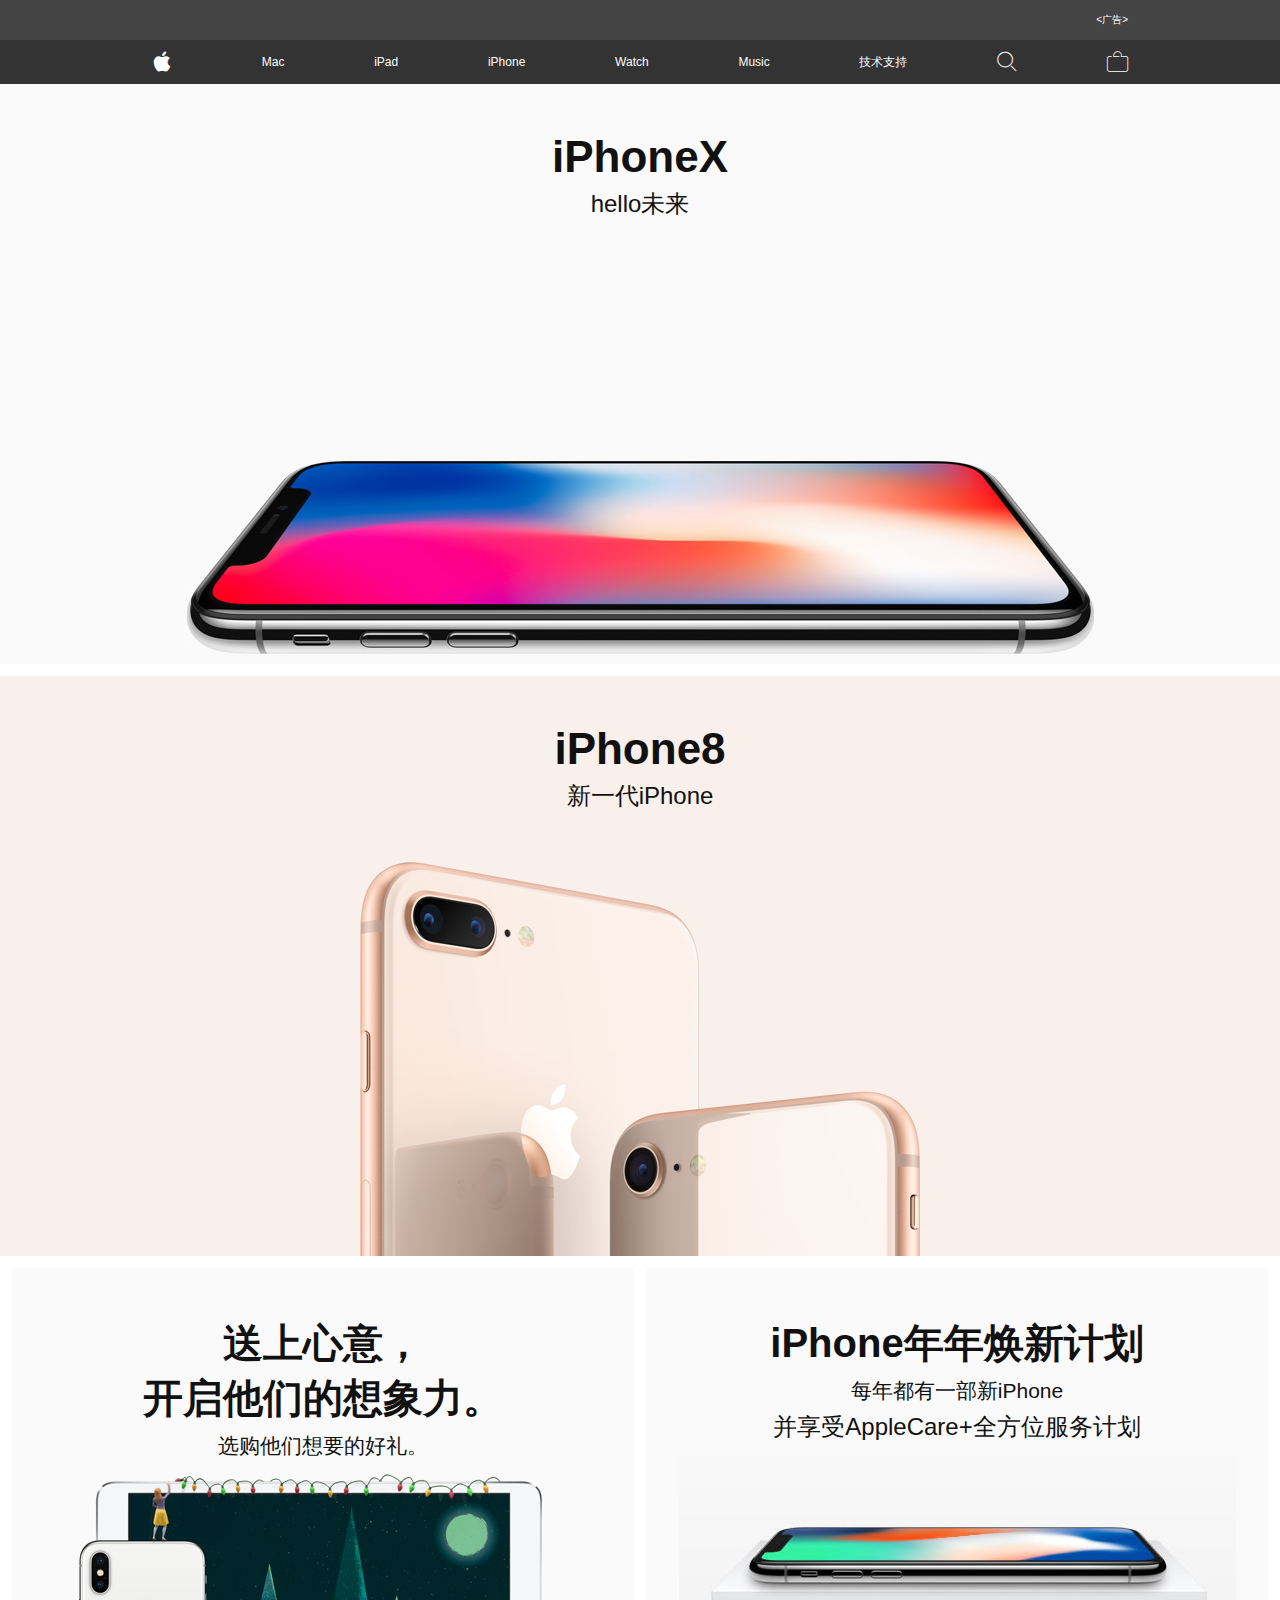
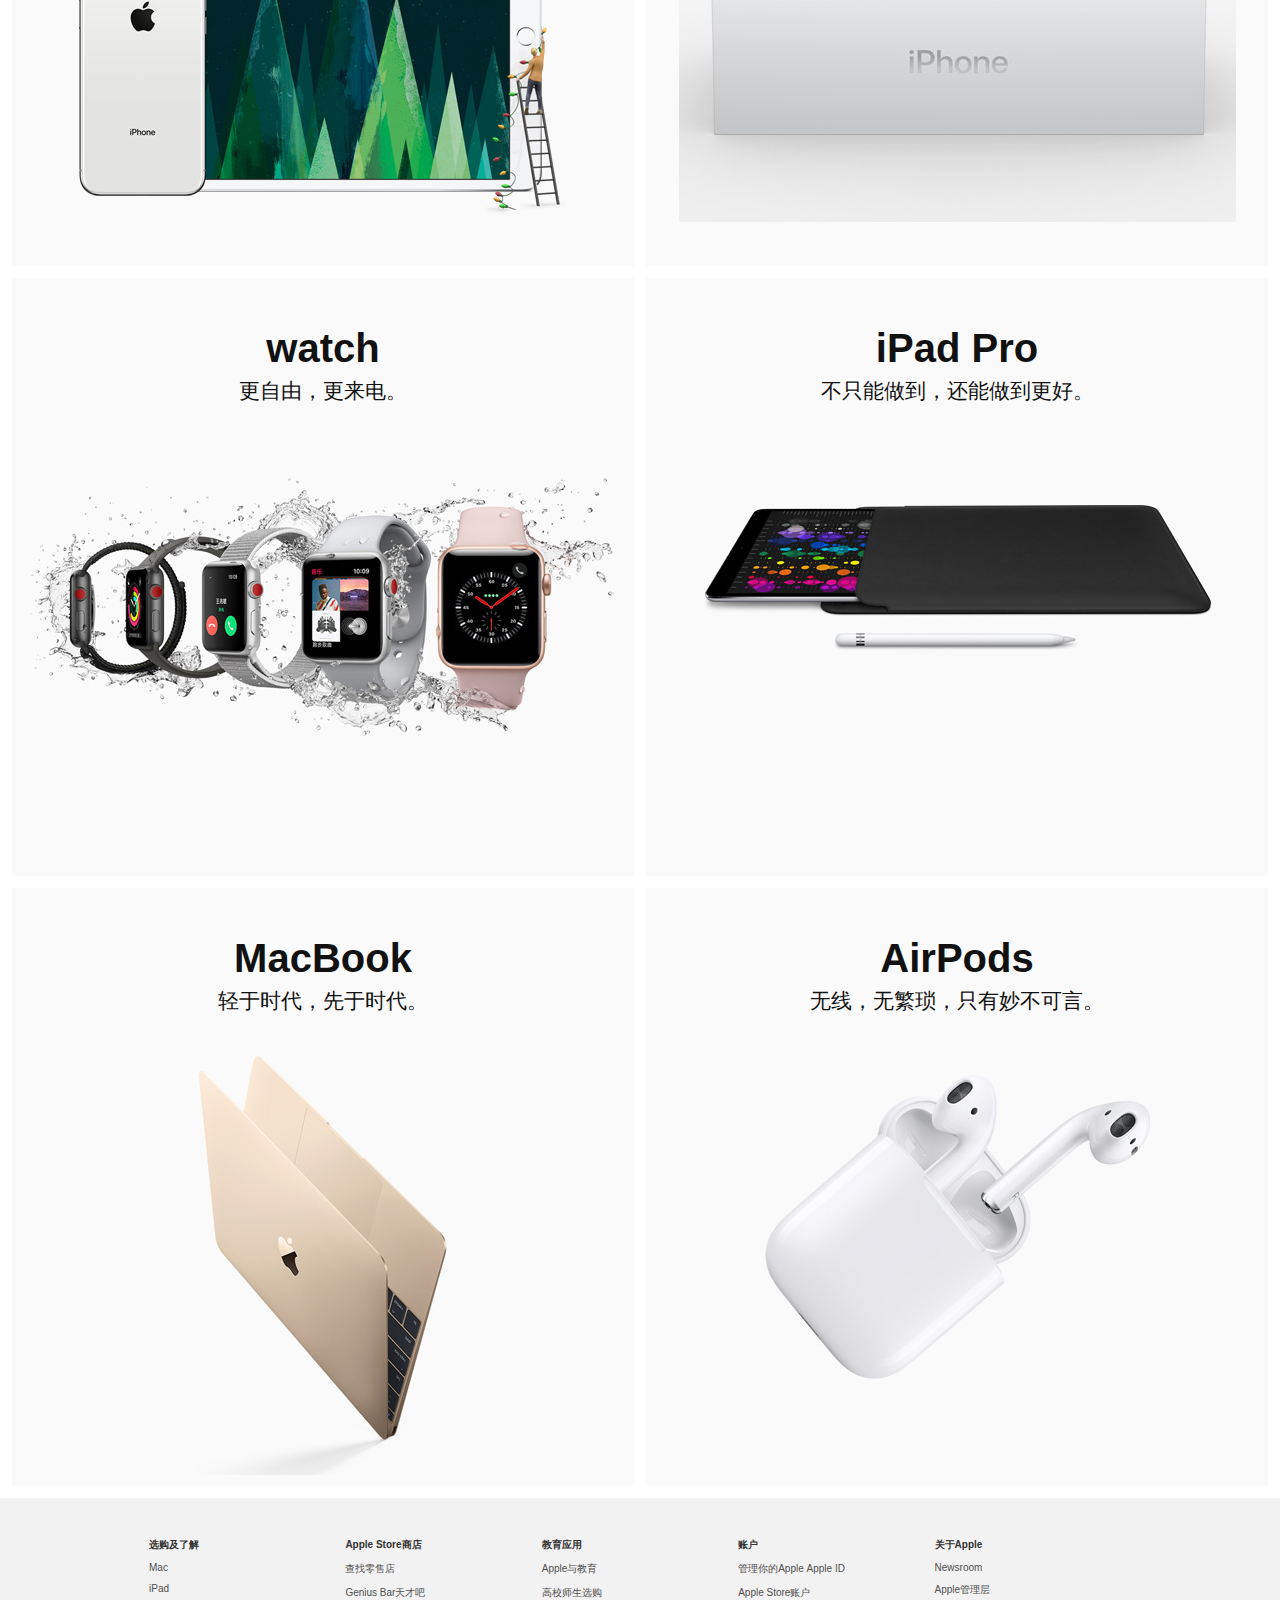
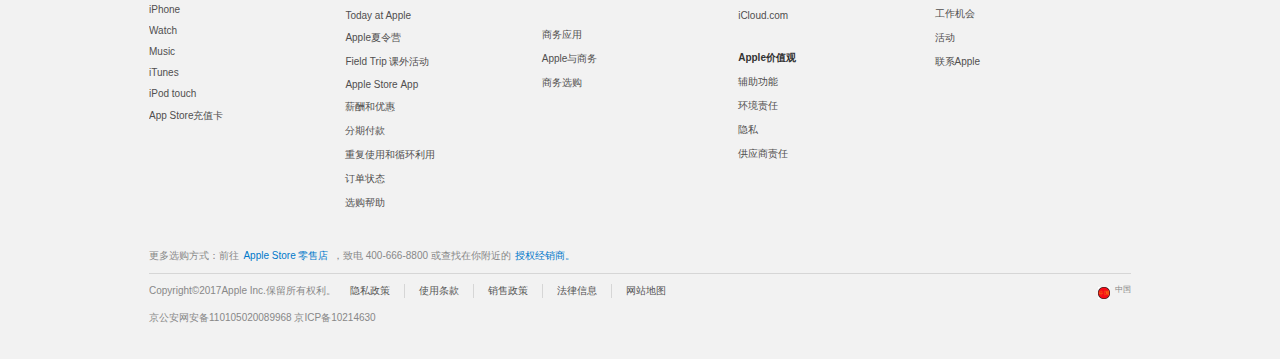
<file: index.html>
<!DOCTYPE html>
<html lang="en">
    <head>
        <meta charset="utf-8">
         <title>苹果</title>
         <link rel="stylesheet" href="css/index.css">
         <link rel="stylesheet" href="iconfont/iconfont.css">
    </head>
    <body>
    <header>
		<main>
			<a href="">&lt;广告&gt;</a>
		</main>
	</header>
	<nav class="menu">
		<ul>
			<li><a href=""><i class="icon-nav icon-pingguologo"></i></a></li>
			<li><a href="">Mac</a></li>
			<li><a href="">iPad</a></li>
			<li><a href="">iPhone</a></li>
			<li><a href="">Watch</a></li>
			<li><a href="">Music</a></li>
			<li><a href="">技术支持</a></li>
			<li><a href=""><i class="icon-nav icon-sousuo"></i></a></li>
			<li><a href=""><i class="icon-nav icon-gouwudai"></i></a></li>
		</ul>
	</nav>
	<nav class="menu2">
		<ul>
			<li><a href=""><i class="icon-nav icon-pingguologo"></i></a></li>
			<li><a href=""><i class="icon-nav icon-sousuo"></i></a></li>
			<li><a href=""><i class="icon-nav icon-gouwudai"></i></a></li>
		</ul>
	</nav>
	<!-- 图片列表 -->
	<section class="imglist">
		<a class="image image1">
			<div class="top">
				<h2>iPhoneX</h2>
				<h3>hello未来</h3>
			</div>
			<div class="bottom">
				<div class="img"></div>
			</div>
		</a>
		<a class="image">
			<div class="top">
				<h2>iPhone8</h2>
				<h3>新一代iPhone</h3>
			</div>
			<div class="bottom">
				<div class="img1"></div>
			</div>
		</a>
	</section>
		<!-- 图片列表2 -->
	<section class="imglist2">
		<a class="image">
			<div class="top">
				<h2>送上心意，<br>开启他们的想象力。</h2>

				<h3>选购他们想要的好礼。</h3>
			</div>
			<div class="bottom">
				<div class="img"></div>
			</div>
		</a>
		<a class="image">
			<div class="top">
				<h2>iPhone年年焕新计划</h2>
				<h3>每年都有一部新iPhone</h3>
				<p>并享受AppleCare+全方位服务计划<p>
			</div>
			<div class="bottom">
				<div class="img2"></div>
			</div>
		</a>
		<a class="image">
			<div class="top">
				<h2>watch</h2>
				<h3>更自由，更来电。</h3>
			</div>
			<div class="bottom">
				<div class="img1"></div>
			</div>
		</a>
		<a class="image">
			<div class="top">
				<h2>iPad Pro</h2>
				<h3>不只能做到，还能做到更好。</h3>
			</div>
			<div class="bottom">
				<div class="img3"></div>
			</div>
		</a>
		<a class="image">
			<div class="top">
				<h2>MacBook</h2>
				<h3>轻于时代，先于时代。</h3>
			</div>
			<div class="bottom">
				<div class="img4"></div>
			</div>
		</a>
		<a class="image">
			<div class="top">
				<h2>AirPods</h2>
				<h3>无线，无繁琐，只有妙不可言。</h3>
			</div>
			<div class="bottom">
				<div class="img5"></div>
			</div>
		</a>
	</section>
	<!-- 尾开始 -->
	<footer>
		<section class="fo-main">
			<div class="column">
				<a >选购及了解</a>
				<a href="">Mac</a>
				<a href="">iPad</a>
				<a href="">iPhone</a>
				<a href="">Watch</a>
				<a href="">Music</a>
				<a href="">iTunes</a>
				<a href="">iPod touch</a>
				<a href="">App Store充值卡</a>
			</div>
			<div class="column">
				<a >Apple Store商店</a>
				<a href="">查找零售店</a>
				<a href="">Genius Bar天才吧</a>
				<a href="">Today at Apple</a>
				<a href="">Apple夏令营</a>
				<a href="">Field&nbsp;Trip&nbsp;课外活动</a>
				<a href="">Apple&nbsp;Store&nbsp;App</a>
				<a href="">薪酬和优惠</a>
				<a href="">分期付款</a>
				<a href="">重复使用和循环利用</a>
				<a href="">订单状态</a>
				<a href="">选购帮助</a>
			</div>
			<div class="column">
				<a>教育应用</a>
				<a href="">Apple与教育</a>
				<a href="">高校师生选购</a><br>
				<a>商务应用</a>
				<a href="">Apple与商务</a>
				<a href="">商务选购</a>
			</div>
			<div class="column">
				<a>账户</a>
				<a href="">管理你的Apple&nbsp;Apple&nbsp;ID</a>
				<a href="">Apple&nbsp;Store账户</a>
				<a href="">iCloud.com</a>
				<a>Apple价值观</a>
				<a href="">辅助功能</a>
				<a href="">环境责任</a>
				<a href="">隐私</a>
				<a href="">供应商责任</a>
			</div>
			<div class="column">
				<a>关于Apple</a>
				<a href="">Newsroom</a>
				<a href="">Apple管理层</a>
				<a href="">工作机会</a>
				<a href="">活动</a>
				<a href="">联系Apple</a>
			</div>
		</section>
	</footer>
	<div class="footer2">
		<a href=""><span class="s1">选购及了解</span><span class="s2">+</span></a>
		<a href=""><span class="s1">Apple Store商店</span><span class="s2">+</span></a>
		<a href=""><span class="s1">教育应用</span><span class="s2">+</span></a>
		<a href=""><span class="s1">商务应用</span><span class="s2">+</span></a>
		<a href=""><span class="s1">账户</span><span class="s2">+</span></a>
		<a href=""><span class="s1">Apple价值观</span><span class="s2">+</span></a>
		<a href=""><span class="s1">关于Apple</span><span class="s2">+</span></a>
	</div>
	<!-- 底部开始 -->
	<section class="footer-box">
		<div class="info1">
			<div class="one">
				<span>更多选购方式：前往</span>
				<a href="">Apple Store 零售店</a>
				<span>，致电 400-666-8800 或查找在你附近的</span>
				<a href="">授权经销商。</a>
			</div>
			<div class="two">
				<div class="left">Copyright©2017Apple Inc.保留所有权利。</div>
				<div class="center">
					<a href="">隐私政策</a>
					<a href="">使用条款</a>
					<a href="">销售政策</a>
					<a href="">法律信息</a>
					<a href="">网站地图</a>
				</div>
				<div class="right">
	                 <img src="img/footer/china.png" alt="">
					<span class="s2">中国</span>
				</div>
			</div>
			<div class="three">京公安网安备110105020089968 京ICP备10214630</div>
		</div>
	</section>
		<section class="footer-box2">
		<div class="info2">
			<div class="one">
				<span>更多选购方式：前往</span>
				<a href="">Apple Store 零售店</a>
				<span>，致电 400-666-8800 或查找在你附近的</span>
				<a href="">授权经销商。</a>
			</div>
			<div class="two">
			       <a href="">
				  <img src="img/footer/china.png" alt="">
				  <span class="s2">中国</span></a>
			</div>
			<div class="three">Copyright©2017Apple Inc.保留所有权利。</div>
			<div class="four">
				   <a href="">隐私政策</a>
					<a href="">使用条款</a>
					<a href="">销售政策</a>
					<a href="">法律信息</a>
					<a href="">网站地图</a>
			</div>
			<div class="five">京公安网安备110105020089968 京ICP备10214630</div>
		</div>
	</section>
    </body>
</html>
</file>
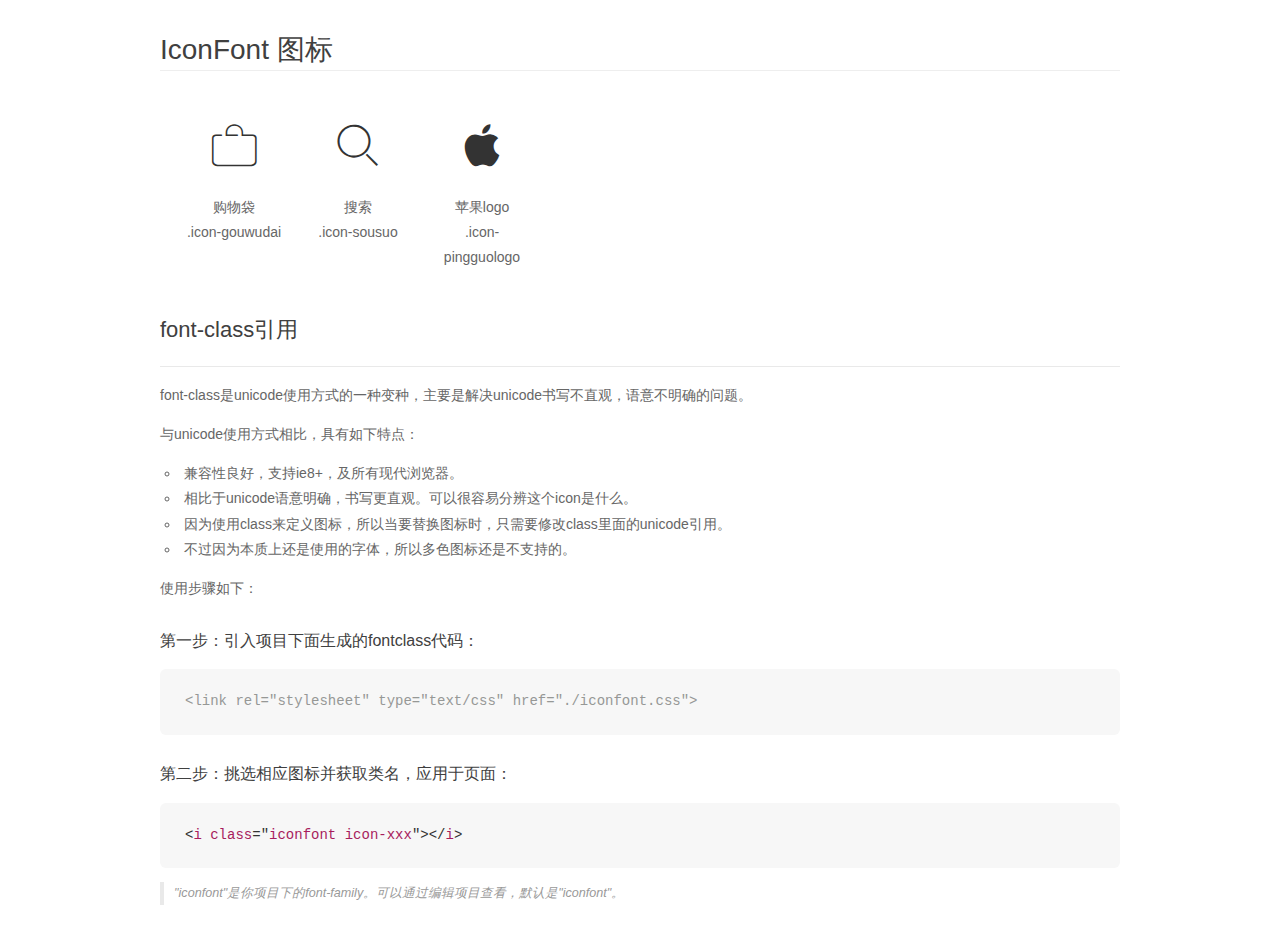
<file: iconfont/demo_fontclass.html>
<!DOCTYPE html>
<html>
<head>
    <meta charset="utf-8"/>
    <title>IconFont</title>
    <link rel="stylesheet" href="demo.css">
    <link rel="stylesheet" href="iconfont.css">
</head>
<body>
    <div class="main markdown">
        <h1>IconFont 图标</h1>
        <ul class="icon_lists clear">
            
                <li>
                <i class="icon iconfont icon-gouwudai"></i>
                    <div class="name">购物袋</div>
                    <div class="fontclass">.icon-gouwudai</div>
                </li>
            
                <li>
                <i class="icon iconfont icon-sousuo"></i>
                    <div class="name">搜索</div>
                    <div class="fontclass">.icon-sousuo</div>
                </li>
            
                <li>
                <i class="icon iconfont icon-pingguologo"></i>
                    <div class="name">苹果logo</div>
                    <div class="fontclass">.icon-pingguologo</div>
                </li>
            
        </ul>

        <h2 id="font-class-">font-class引用</h2>
        <hr>

        <p>font-class是unicode使用方式的一种变种，主要是解决unicode书写不直观，语意不明确的问题。</p>
        <p>与unicode使用方式相比，具有如下特点：</p>
        <ul>
        <li>兼容性良好，支持ie8+，及所有现代浏览器。</li>
        <li>相比于unicode语意明确，书写更直观。可以很容易分辨这个icon是什么。</li>
        <li>因为使用class来定义图标，所以当要替换图标时，只需要修改class里面的unicode引用。</li>
        <li>不过因为本质上还是使用的字体，所以多色图标还是不支持的。</li>
        </ul>
        <p>使用步骤如下：</p>
        <h3 id="-fontclass-">第一步：引入项目下面生成的fontclass代码：</h3>


        <pre><code class="lang-js hljs javascript"><span class="hljs-comment">&lt;link rel="stylesheet" type="text/css" href="./iconfont.css"&gt;</span></code></pre>
        <h3 id="-">第二步：挑选相应图标并获取类名，应用于页面：</h3>
        <pre><code class="lang-css hljs">&lt;<span class="hljs-selector-tag">i</span> <span class="hljs-selector-tag">class</span>="<span class="hljs-selector-tag">iconfont</span> <span class="hljs-selector-tag">icon-xxx</span>"&gt;&lt;/<span class="hljs-selector-tag">i</span>&gt;</code></pre>
        <blockquote>
        <p>"iconfont"是你项目下的font-family。可以通过编辑项目查看，默认是"iconfont"。</p>
        </blockquote>
    </div>
</body>
</html>
</file>
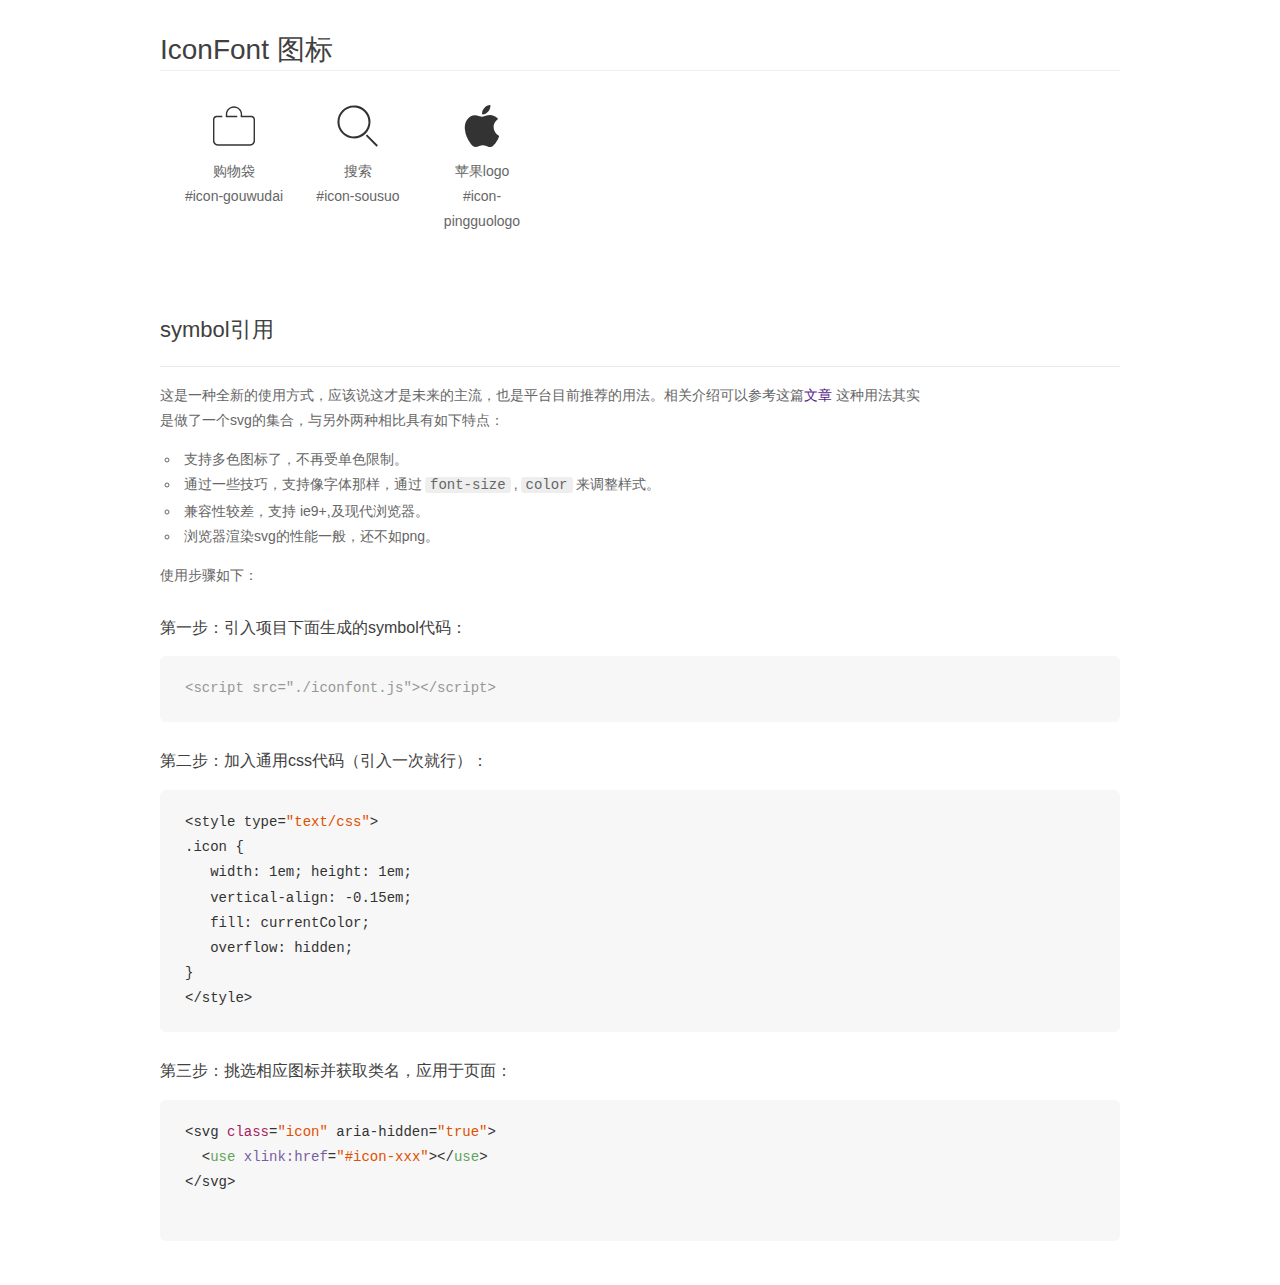
<file: iconfont/demo_symbol.html>
<!DOCTYPE html>
<html>
<head>
    <meta charset="utf-8"/>
    <title>IconFont</title>
    <link rel="stylesheet" href="demo.css">
    <script src="iconfont.js"></script>

    <style type="text/css">
        .icon {
          /* 通过设置 font-size 来改变图标大小 */
          width: 1em; height: 1em;
          /* 图标和文字相邻时，垂直对齐 */
          vertical-align: -0.15em;
          /* 通过设置 color 来改变 SVG 的颜色/fill */
          fill: currentColor;
          /* path 和 stroke 溢出 viewBox 部分在 IE 下会显示
             normalize.css 中也包含这行 */
          overflow: hidden;
        }

    </style>
</head>
<body>
    <div class="main markdown">
        <h1>IconFont 图标</h1>
        <ul class="icon_lists clear">
            
                <li>
                    <svg class="icon" aria-hidden="true">
                        <use xlink:href="#icon-gouwudai"></use>
                    </svg>
                    <div class="name">购物袋</div>
                    <div class="fontclass">#icon-gouwudai</div>
                </li>
            
                <li>
                    <svg class="icon" aria-hidden="true">
                        <use xlink:href="#icon-sousuo"></use>
                    </svg>
                    <div class="name">搜索</div>
                    <div class="fontclass">#icon-sousuo</div>
                </li>
            
                <li>
                    <svg class="icon" aria-hidden="true">
                        <use xlink:href="#icon-pingguologo"></use>
                    </svg>
                    <div class="name">苹果logo</div>
                    <div class="fontclass">#icon-pingguologo</div>
                </li>
            
        </ul>


        <h2 id="symbol-">symbol引用</h2>
        <hr>

        <p>这是一种全新的使用方式，应该说这才是未来的主流，也是平台目前推荐的用法。相关介绍可以参考这篇<a href="">文章</a>
        这种用法其实是做了一个svg的集合，与另外两种相比具有如下特点：</p>
        <ul>
          <li>支持多色图标了，不再受单色限制。</li>
          <li>通过一些技巧，支持像字体那样，通过<code>font-size</code>,<code>color</code>来调整样式。</li>
          <li>兼容性较差，支持 ie9+,及现代浏览器。</li>
          <li>浏览器渲染svg的性能一般，还不如png。</li>
        </ul>
        <p>使用步骤如下：</p>
        <h3 id="-symbol-">第一步：引入项目下面生成的symbol代码：</h3>
        <pre><code class="lang-js hljs javascript"><span class="hljs-comment">&lt;script src="./iconfont.js"&gt;&lt;/script&gt;</span></code></pre>
        <h3 id="-css-">第二步：加入通用css代码（引入一次就行）：</h3>
        <pre><code class="lang-js hljs javascript">&lt;style type=<span class="hljs-string">"text/css"</span>&gt;
.icon {
   width: <span class="hljs-number">1</span>em; height: <span class="hljs-number">1</span>em;
   vertical-align: <span class="hljs-number">-0.15</span>em;
   fill: currentColor;
   overflow: hidden;
}
&lt;<span class="hljs-regexp">/style&gt;</span></code></pre>
        <h3 id="-">第三步：挑选相应图标并获取类名，应用于页面：</h3>
        <pre><code class="lang-js hljs javascript">&lt;svg <span class="hljs-class"><span class="hljs-keyword">class</span></span>=<span class="hljs-string">"icon"</span> aria-hidden=<span class="hljs-string">"true"</span>&gt;<span class="xml"><span class="hljs-tag">
  &lt;<span class="hljs-name">use</span> <span class="hljs-attr">xlink:href</span>=<span class="hljs-string">"#icon-xxx"</span>&gt;</span><span class="hljs-tag">&lt;/<span class="hljs-name">use</span>&gt;</span>
</span>&lt;<span class="hljs-regexp">/svg&gt;
        </span></code></pre>
    </div>
</body>
</html>
</file>
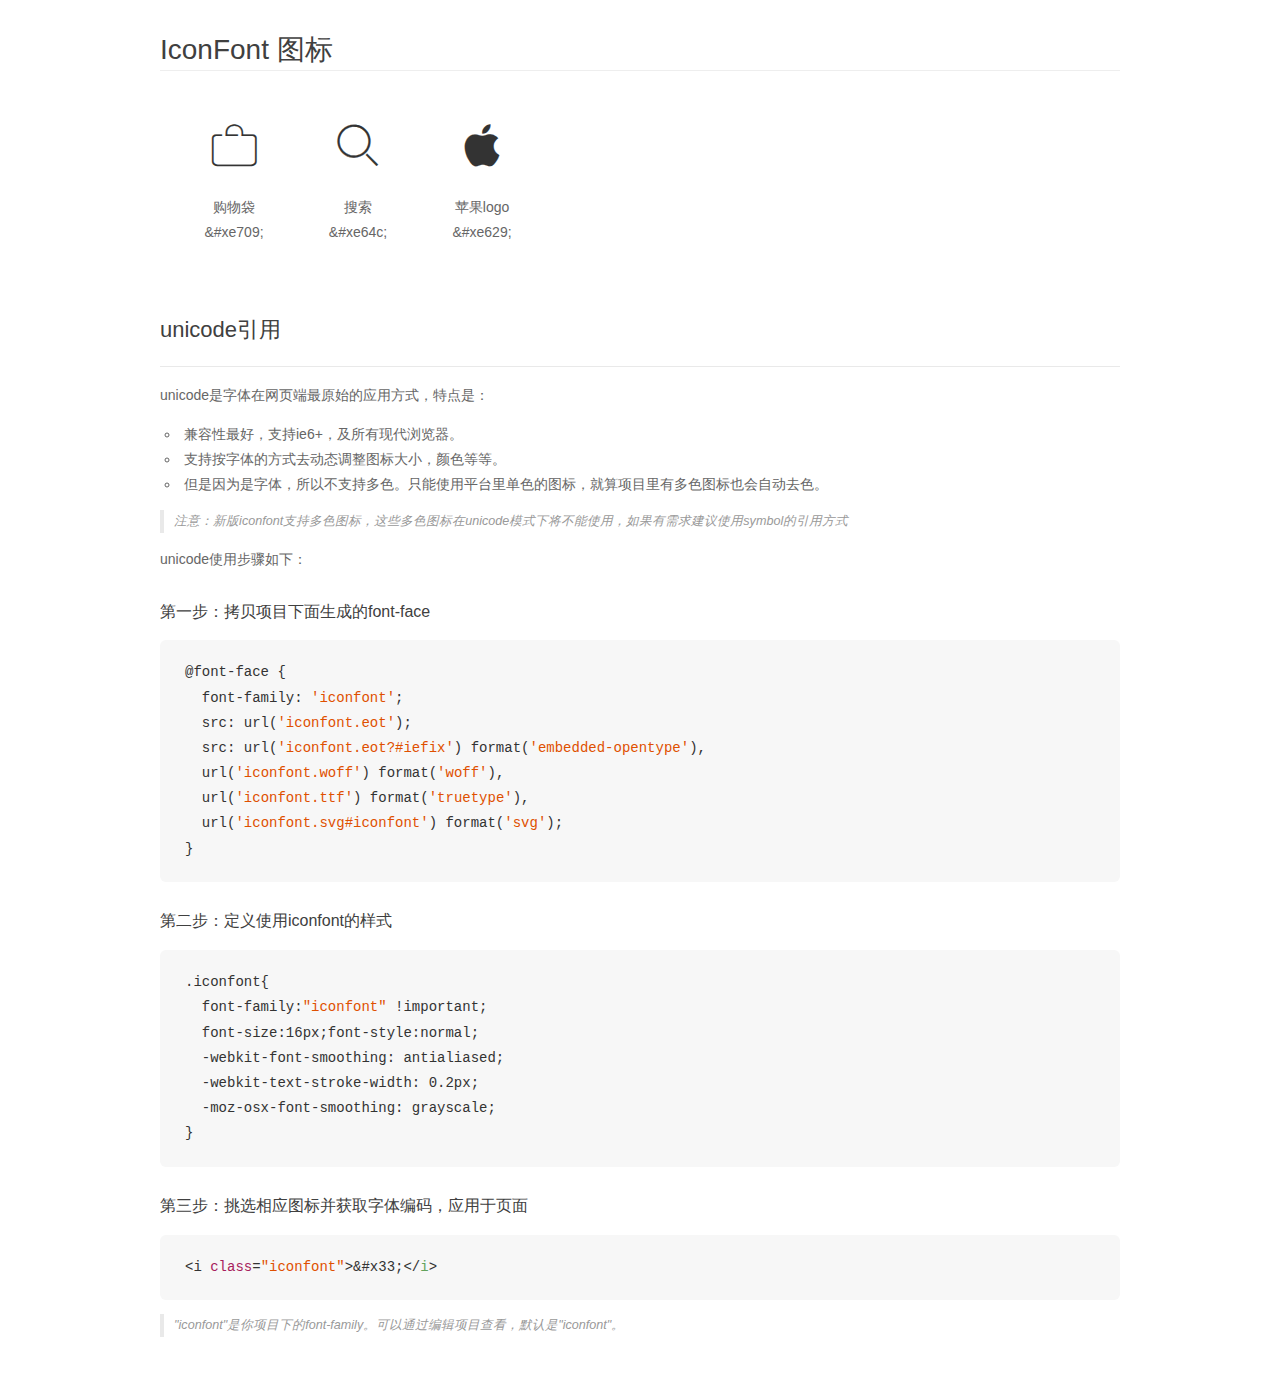
<file: iconfont/demo_unicode.html>
<!DOCTYPE html>
<html>
<head>
    <meta charset="utf-8"/>
    <title>IconFont</title>
    <link rel="stylesheet" href="demo.css">

    <style type="text/css">

        @font-face {font-family: "iconfont";
          src: url('iconfont.eot'); /* IE9*/
          src: url('iconfont.eot#iefix') format('embedded-opentype'), /* IE6-IE8 */
          url('iconfont.woff') format('woff'), /* chrome, firefox */
          url('iconfont.ttf') format('truetype'), /* chrome, firefox, opera, Safari, Android, iOS 4.2+*/
          url('iconfont.svg#iconfont') format('svg'); /* iOS 4.1- */
        }

        .iconfont {
          font-family:"iconfont" !important;
          font-size:16px;
          font-style:normal;
          -webkit-font-smoothing: antialiased;
          -webkit-text-stroke-width: 0.2px;
          -moz-osx-font-smoothing: grayscale;
        }

    </style>
</head>
<body>
    <div class="main markdown">
        <h1>IconFont 图标</h1>
        <ul class="icon_lists clear">
            
                <li>
                <i class="icon iconfont">&#xe709;</i>
                    <div class="name">购物袋</div>
                    <div class="code">&amp;#xe709;</div>
                </li>
            
                <li>
                <i class="icon iconfont">&#xe64c;</i>
                    <div class="name">搜索</div>
                    <div class="code">&amp;#xe64c;</div>
                </li>
            
                <li>
                <i class="icon iconfont">&#xe629;</i>
                    <div class="name">苹果logo</div>
                    <div class="code">&amp;#xe629;</div>
                </li>
            
        </ul>
        <h2 id="unicode-">unicode引用</h2>
        <hr>

        <p>unicode是字体在网页端最原始的应用方式，特点是：</p>
        <ul>
        <li>兼容性最好，支持ie6+，及所有现代浏览器。</li>
        <li>支持按字体的方式去动态调整图标大小，颜色等等。</li>
        <li>但是因为是字体，所以不支持多色。只能使用平台里单色的图标，就算项目里有多色图标也会自动去色。</li>
        </ul>
        <blockquote>
        <p>注意：新版iconfont支持多色图标，这些多色图标在unicode模式下将不能使用，如果有需求建议使用symbol的引用方式</p>
        </blockquote>
        <p>unicode使用步骤如下：</p>
        <h3 id="-font-face">第一步：拷贝项目下面生成的font-face</h3>
        <pre><code class="lang-js hljs javascript">@font-face {
  font-family: <span class="hljs-string">'iconfont'</span>;
  src: url(<span class="hljs-string">'iconfont.eot'</span>);
  src: url(<span class="hljs-string">'iconfont.eot?#iefix'</span>) format(<span class="hljs-string">'embedded-opentype'</span>),
  url(<span class="hljs-string">'iconfont.woff'</span>) format(<span class="hljs-string">'woff'</span>),
  url(<span class="hljs-string">'iconfont.ttf'</span>) format(<span class="hljs-string">'truetype'</span>),
  url(<span class="hljs-string">'iconfont.svg#iconfont'</span>) format(<span class="hljs-string">'svg'</span>);
}
</code></pre>
        <h3 id="-iconfont-">第二步：定义使用iconfont的样式</h3>
        <pre><code class="lang-js hljs javascript">.iconfont{
  font-family:<span class="hljs-string">"iconfont"</span> !important;
  font-size:<span class="hljs-number">16</span>px;font-style:normal;
  -webkit-font-smoothing: antialiased;
  -webkit-text-stroke-width: <span class="hljs-number">0.2</span>px;
  -moz-osx-font-smoothing: grayscale;
}
</code></pre>
        <h3 id="-">第三步：挑选相应图标并获取字体编码，应用于页面</h3>
        <pre><code class="lang-js hljs javascript">&lt;i <span class="hljs-class"><span class="hljs-keyword">class</span></span>=<span class="hljs-string">"iconfont"</span>&gt;&amp;#x33;<span class="xml"><span class="hljs-tag">&lt;/<span class="hljs-name">i</span>&gt;</span></span></code></pre>

        <blockquote>
        <p>"iconfont"是你项目下的font-family。可以通过编辑项目查看，默认是"iconfont"。</p>
        </blockquote>
    </div>


</body>
</html>
</file>
<file: css/index.css>
/*
* @Author: 张程普
* @Date:   2017-12-11 11:09:50
* @Last Modified by:   张程普
* @Last Modified time: 2017-12-12 10:08:14
*/
@import url(base.css);
header{
	width: 100%;
	height: 40px;
	background: #444;
}
header main{
	height: 100%;
	margin: 0 auto;
 	/* background: pink;  */
}
header main a{
	float: right;
    font-size: 10px;
	color: white;
	line-height: 40px;
} 
/* 导航开始 */
.icon-nav{
	font-family: 'iconfont';
	font-style: normal;
	font-size: 20px;
	color: white;
}
nav{
	width: 100%;
    height: 44px;
    background:#333333; 
}
nav ul{
	height: 100%;
	margin: 0 auto;
	/* background: pink; */
	display: flex;
	justify-content: space-between;
}
nav ul a{
    font-size: 12px;
    color: white;
    line-height: 44px;
}
nav ul a:hover{
	color: #cec4c4;
}
nav ul a:hover i{
	color: #cec4c4;
}
/* 图片列表开始编写 */
.imglist{
	width: 100%;
	background: white;
}
.imglist a{
	display: block;
	width: 100%;
	background: #f9f0eb;
	padding-top: 48px;
	margin-bottom: 12px;
	position: relative;
}
.imglist a .top{
	width: 100%;
}
.imglist a .top h2{
	font-size: 44px;
	text-align: center;
	color: #111111;
}
.imglist a .top h3{
	font-size: 24px;
	text-align: center;
	color: #111111;
	margin-top: 6px;
	font-weight: normal;
}
.imglist a  .bottom .img{
	 /* background: red; */
	 position: absolute;
	 bottom: 10px;
	left: 0;
	right: 0;
	margin-left: auto;
	margin-right: auto;
}
.imglist a  .bottom .img1{
	 /* background: red; */
	 position: absolute;
	bottom: 0;
	left: 0;
	right: 0;
	margin-left: auto;
	margin-right: auto;
}
.imglist .image1{
	background: #fafafa;
}
/* 图片列表2 */

.imglist2{
	width: 100%;
	background: white;
	overflow: hidden;
}
.imglist2 a{
	float: left;
	background: #fafafa;
	padding-top: 48px;
	margin-bottom: 12px;
	position: relative;
}

.imglist2 a .top{
	width: 100%;
}
.imglist2 a .top h2{
	font-size: 40px;
	text-align: center;
	color: #111111;
}
.imglist2 a .top h3{
	font-size: 21px;
	text-align: center;
	color: #111111;
	margin-top: 6px;
	font-weight: normal;
}
.imglist2 a .top p{
	font-size: 24px;
	text-align: center;
	color: #111111;
	margin-top: 6px;
	font-weight: normal;
}
/* 尾开始 */
footer{
	width: 100%;
	background: #f2f2f2;
	padding-top: 40px;
}
footer .fo-main{
	margin: 0 auto;
	overflow: hidden;
}
footer .fo-main .column{
	width: 20%;
	float: left;
}
footer .fo-main .column a{
	display: block;
	font-size: 10px;
	color: #504e4e;
	margin-bottom: 10px;

}
footer .fo-main .column a:hover{
	text-decoration: underline;
}
footer .fo-main .column a:first-child{
	font-weight: bold;
	color: #333333;
	text-decoration: none;
}
footer .fo-main .column:nth-child(3) a:nth-child(4){
	font-weight: bold;
	color: #333333;
	margin-top: 30px;
	text-decoration: none;
}
footer .fo-main .column:nth-child(4) a:nth-child(5){
	font-weight: bold;
	color: #333333;
	margin-top: 30px;
	text-decoration: none;
}
.footer2{
	width: 100%;
	padding: 0 16px;
	background: #f2f2f2;	
}
.footer2 a{
	display: block;
	height: 40px;
	width: 100%;
	border-bottom: 1px solid #d6d6d6;
	background: #f2f2f2;
}
.footer2 a .s1{
	float: left;
	font-size: 10px;
	color: #333333;
	margin-top: 11px;
}
.footer2 a .s2{
	float: right;
	font-size: 10px;
	color: #333333;
	margin-top: 11px;
}
/* 底部开始 */
.footer-box{
	width: 100%;
    background: #f2f2f2;
    padding-top: 25px;
}

.info1{
	margin: 0 auto;
	
}
.info1 .one {
	width: 100%;
	border-bottom: 1px solid #d6d6d6;
	padding-bottom: 10px;
}
.info1 .one span{
	font-size: 10px;
	color: #888888;
}
.info1 .one a{
	font-size: 10px;
	color: #0078ca;
}
.info1 .two {
	width: 100%;
	margin-top: 10px;
	overflow: hidden;
}
.info1 .two .left{
	float: left;
	font-size: 10px;
	color: #888888;
}
.info1 .two .center{
	float: left;
	overflow: hidden;
}
.info1 .two .center a{
	float: left;
	font-size: 10px;
	color: #555555;
	padding: 0 14px;
	border-right: 1px solid #d6d6d6;
}
.info1 .two .center a:last-child{
	border-right: none;
}
.info1 .two .right{
	float: right;

}
.info1 .two .right img{
	float: left;
	width: 12px;
	height: 12px;
	margin-right: 5px;
	margin-top: 2.5px;

}
.info1 .two .right .s2{
	float: left;
	font-size: 8px;
	color: #888888;
}
.info1 .three{
	font-size: 10px;
	margin-top: 12px;
	color: #888888;
	padding-bottom: 34px;
} 












/* 响应式布局 */
@media screen and (min-width: 1024px){
	header main{
	width:976px;
	}
	nav ul{
		width: 976px;
	}
	.menu{
		display: block;
	}
	.menu2{
		display: none;
	}
	.imglist a{
		height: 580px;
		width: 100%;
	}
	.imglist a  .bottom .img{
	width: 909px;
	height: 194px;
	background: url('../img/c1.jpg') no-repeat center center;
	}
	.imglist a  .bottom .img1{
	width: 561px;
	height: 395px;
	background: url('../img/a1.jpg') no-repeat center center;
	}
	.imglist2 a{
         height: 598px;
         width: 50%;
    }
    .imglist2 a  .bottom .img{
	width: 491px;
	height: 369px;
	background: url('../img/list2/a1.png') no-repeat center center;
	margin: 0 auto;
	}
	.imglist2 a  .bottom .img1{
	width: 586px;
	height: 392px;
	background: url('../img/list2/d1.jpg') no-repeat center center;
	margin: 0 auto;
	}
	.imglist2 a  .bottom .img2{
	width: 557px;
	height: 373px;
	background: url('../img/list2/c1.jpg') no-repeat center center;
	margin: 0 auto;
	}
	.imglist2 a  .bottom .img3{
	width:510px;
	height:146px;
	background: url('../img/list2/b1.jpg') no-repeat center center;
	margin: 0 auto;
	margin-top: 100px;
	}
	.imglist2 a  .bottom .img4{
	width: 280px;
	height: 420px;
	background: url('../img/list2/e1.jpg') no-repeat center center;
	margin: 0 auto;
	margin-top: 40px;
	}
	.imglist2 a  .bottom .img5{
	width: 385px;
	height: 304px;
	background: url('../img/list2/f1.jpg') no-repeat center center;
	margin: 0 auto;
	margin-top: 60px;
	}
	.imglist2 a:nth-child(odd){
	border-left: 12px solid white;
	border-right: 6px solid white;
	}
	.imglist2 a:nth-child(even){
	border-right: 12px solid white;
	border-left: 6px solid white;
	}
	footer{
		display: block;
	}
	footer .fo-main {
		width: 982px;
	}
	.footer2{
		display: none;
	}
	.info1{
		width: 982px;
	}
	.footer-box{
		display: block;
	}
	.footer-box2{
		display: none;
	}
}
@media screen and (max-width: 1024px){
	header main{
		padding-right: 22px;
		padding-left: 22px;
	}
nav ul{
		padding: 0 16px;
	}
.menu{
		display: block;
	}
.menu2{
		display: none;
	}
.imglist a{
		height: 569px;
		width: 100%;
	}
.imglist a  .bottom .img{
	width: 704px;
	height: 148px;
	background: url('../img/c2.jpg') no-repeat center center;
	}
.imglist a  .bottom .img1{
	width: 549px;
	height: 388px;
	background: url('../img/a2.jpg') no-repeat center center;
	}
.imglist2 a{
         height: 508px;
         width: 50%;
    }
.imglist2 a  .bottom .img{
	width: 420px;
	height: 301px;
	background: url('../img/list2/a2.png') no-repeat center center;
	margin: 0 auto;
	}
.imglist2 a  .bottom .img1{
	width: 288px;
	height: 322px;
	background: url('../img/list2/d2.jpg') no-repeat center center;
	margin: 0 auto;
	}

.imglist2 a  .bottom .img2{
	width: 396px;
	height: 308px;
	background: url('../img/list2/c2.jpg') no-repeat center center;
    margin: 0 auto;
	}
.imglist2 a  .bottom .img3{
	width: 348px;
	height: 203px;
	background: url('../img/list2/b2.jpg') no-repeat center center;
	margin: 0 auto;
	margin-top: 60px;
	}
.imglist2 a  .bottom .img4{
	width: 199px;
	height: 348px;
	background: url('../img/list2/e2.jpg') no-repeat center center;
	margin: 0 auto;
	margin-top: 40px;
	}
.imglist2 a  .bottom .img5{
	width: 269px;
	height: 212px;
	background: url('../img/list2/f2.jpg') no-repeat center center;
	margin: 0 auto;
	margin-top: 60px;
	}
.imglist2 a:nth-child(odd){
	border-left: 12px solid white;
	border-right: 6px solid white;
	}
.imglist2 a:nth-child(even){
	border-right: 12px solid white;
	border-left: 6px solid white;
	}
footer{
		display: block;
	}
footer .fo-main {
        padding-right: 22px;
		padding-left: 22px;
	}
.footer2{
		display: none;
	}
.footer-box{
		padding-right: 22px;
		padding-left: 22px;
	}
.footer-box{
		display: block;
	}
.footer-box2{
		display: none;
	}
}
@media screen and (max-width: 768px){
	header main{
		padding-right: 22px;
	}
nav ul{
		padding: 0 16px;
	}
.menu{
		display: none;
	}
.menu2{
		display: block;
	}
.imglist a{
		height: 500px;
	}
.imglist a  .bottom .img{
	width: 100%;
	height: 333px;
	background: url('../img/c3.jpg') no-repeat center center;
	}
.imglist a  .bottom .img1{
	width:100%;
	height: 333px;
	background: url('../img/a3.jpg') no-repeat center center;
	}
.imglist2 a{
         height: 500px;
         width: 100%;
    }
.imglist2 a  .bottom .img{
	width: 100%;
	height: 362px;
	background: url('../img/list2/a3.png') no-repeat center center;
	margin: 0 auto;
	margin-top: 60px;
	}
.imglist2 a  .bottom .img1{
	width: 100%;
	height: 240px;
	background: url('../img/list2/d3.jpg') no-repeat center center;
	margin: 0 auto;
	margin-top: 60px;
	}
.imglist2 a  .bottom .img2{
	width: 100%;
	height: 282px;
	background: url('../img/list2/c3.jpg') no-repeat center center;
	margin: 0 auto;
	}
.imglist2 a  .bottom .img3{
	width: 100%;
	height: 194px;
	background: url('../img/list2/b3.jpg') no-repeat center center;
	margin: 0 auto;
	margin-top: 60px;
	}
.imglist2 a  .bottom .img4{
	width: 100%;
	height: 364px;
	background: url('../img/list2/e3.jpg') no-repeat center center;
	margin: 0 auto;
	}
.imglist2 a  .bottom .img5{
	width: 100%;
	height: 194px;
	background: url('../img/list2/f3.jpg') no-repeat center center;
	margin: 0 auto;
	margin-top: 60px;
	}
footer{
		display: none;
	}
.footer2{
		display: block;
	}

.footer-box{
		display: none;
	}
.footer-box2{
		display: block;
	}
.footer-box2{
	width: 100%;
	background: #f2f2f2;
	padding-top: 25px;
}
.footer-box2 .info2{
	width: 100%;
	padding-left: 16px;
}
.info2 .one {
	width: 100%;
	padding-bottom: 10px;
}
.info2 .one span{
	font-size: 10px;
	color: #888888;
}
.info2 .one a{
	font-size: 10px;
	color: #0078ca;
}
.info2 .two{
	width: 100%;
	overflow: hidden;
}
.info2 .two  img{
	float: left;
	width: 12px;
	height: 12px;
	margin-right: 5px;
	margin-top: 2.2px;

}
.info2 .two  .s2{
	float: left;
	font-size: 8px;
	color: #888888;
}
.info2 .two  .s2:hover{
	text-decoration: underline;
}
.info2 .three{
	margin-top: 10px;
	font-size: 10px;
	color: #888888;
}

.info2 .four{
	width: 100%;
	overflow: hidden;
	margin-top: 10px;
}
.info2 .four a{
	float: left;
	font-size: 10px;
	color: #555555;
	padding: 0 14px;
	border-right: 1px solid #d6d6d6;
}
.info2 .four a:hover{
	text-decoration: underline;
}
.info2 .four a:first-child{
	padding-left: 0;
}
.info2 .four a:last-child{
	border-right: none;
}
.info2 .five{
	font-size: 10px;
	margin-top: 12px;
	color: #888888;
	padding-bottom: 34px;
}
}
</file>
<file: iconfont/iconfont.css>
@font-face {font-family: "iconfont";
  src: url('iconfont.eot?t=1508124348498'); /* IE9*/
  src: url('iconfont.eot?t=1508124348498#iefix') format('embedded-opentype'), /* IE6-IE8 */
  url('[data-uri]') format('woff'),
  url('iconfont.ttf?t=1508124348498') format('truetype'), /* chrome, firefox, opera, Safari, Android, iOS 4.2+*/
  url('iconfont.svg?t=1508124348498#iconfont') format('svg'); /* iOS 4.1- */
}

.iconfont {
  font-family:"iconfont" !important;
  font-size:16px;
  font-style:normal;
  -webkit-font-smoothing: antialiased;
  -moz-osx-font-smoothing: grayscale;
}

.icon-gouwudai:before { content: "\e709"; }

.icon-sousuo:before { content: "\e64c"; }

.icon-pingguologo:before { content: "\e629"; }
</file>
<file: iconfont/demo.css>
*{margin: 0;padding: 0;list-style: none;}
/*
KISSY CSS Reset
理念：1. reset 的目的不是清除浏览器的默认样式，这仅是部分工作。清除和重置是紧密不可分的。
2. reset 的目的不是让默认样式在所有浏览器下一致，而是减少默认样式有可能带来的问题。
3. reset 期望提供一套普适通用的基础样式。但没有银弹，推荐根据具体需求，裁剪和修改后再使用。
特色：1. 适应中文；2. 基于最新主流浏览器。
维护：玉伯<lifesinger@gmail.com>, 正淳<ragecarrier@gmail.com>
 */

/** 清除内外边距 **/
body, h1, h2, h3, h4, h5, h6, hr, p, blockquote, /* structural elements 结构元素 */
dl, dt, dd, ul, ol, li, /* list elements 列表元素 */
pre, /* text formatting elements 文本格式元素 */
form, fieldset, legend, button, input, textarea, /* form elements 表单元素 */
th, td /* table elements 表格元素 */ {
  margin: 0;
  padding: 0;
}

/** 设置默认字体 **/
body,
button, input, select, textarea /* for ie */ {
  font: 12px/1.5 tahoma, arial, \5b8b\4f53, sans-serif;
}
h1, h2, h3, h4, h5, h6 { font-size: 100%; }
address, cite, dfn, em, var { font-style: normal; } /* 将斜体扶正 */
code, kbd, pre, samp { font-family: courier new, courier, monospace; } /* 统一等宽字体 */
small { font-size: 12px; } /* 小于 12px 的中文很难阅读，让 small 正常化 */

/** 重置列表元素 **/
ul, ol { list-style: none; }

/** 重置文本格式元素 **/
a { text-decoration: none; }
a:hover { text-decoration: underline; }


/** 重置表单元素 **/
legend { color: #000; } /* for ie6 */
fieldset, img { border: 0; } /* img 搭车：让链接里的 img 无边框 */
button, input, select, textarea { font-size: 100%; } /* 使得表单元素在 ie 下能继承字体大小 */
/* 注：optgroup 无法扶正 */

/** 重置表格元素 **/
table { border-collapse: collapse; border-spacing: 0; }

/* 清除浮动 */
.ks-clear:after, .clear:after {
  content: '\20';
  display: block;
  height: 0;
  clear: both;
}
.ks-clear, .clear {
  *zoom: 1;
}

.main {
  padding: 30px 100px;
width: 960px;
margin: 0 auto;
}
.main h1{font-size:36px; color:#333; text-align:left;margin-bottom:30px; border-bottom: 1px solid #eee;}

.helps{margin-top:40px;}
.helps pre{
  padding:20px;
  margin:10px 0;
  border:solid 1px #e7e1cd;
  background-color: #fffdef;
  overflow: auto;
}

.icon_lists{
  width: 100% !important;

}

.icon_lists li{
  float:left;
  width: 100px;
  height:180px;
  text-align: center;
  list-style: none !important;
}
.icon_lists .icon{
  font-size: 42px;
  line-height: 100px;
  margin: 10px 0;
  color:#333;
  -webkit-transition: font-size 0.25s ease-out 0s;
  -moz-transition: font-size 0.25s ease-out 0s;
  transition: font-size 0.25s ease-out 0s;

}
.icon_lists .icon:hover{
  font-size: 100px;
}



.markdown {
  color: #666;
  font-size: 14px;
  line-height: 1.8;
}

.highlight {
  line-height: 1.5;
}

.markdown img {
  vertical-align: middle;
  max-width: 100%;
}

.markdown h1 {
  color: #404040;
  font-weight: 500;
  line-height: 40px;
  margin-bottom: 24px;
}

.markdown h2,
.markdown h3,
.markdown h4,
.markdown h5,
.markdown h6 {
  color: #404040;
  margin: 1.6em 0 0.6em 0;
  font-weight: 500;
  clear: both;
}

.markdown h1 {
  font-size: 28px;
}

.markdown h2 {
  font-size: 22px;
}

.markdown h3 {
  font-size: 16px;
}

.markdown h4 {
  font-size: 14px;
}

.markdown h5 {
  font-size: 12px;
}

.markdown h6 {
  font-size: 12px;
}

.markdown hr {
  height: 1px;
  border: 0;
  background: #e9e9e9;
  margin: 16px 0;
  clear: both;
}

.markdown p,
.markdown pre {
  margin: 1em 0;
}

.markdown > p,
.markdown > blockquote,
.markdown > .highlight,
.markdown > ol,
.markdown > ul {
  width: 80%;
}

.markdown ul > li {
  list-style: circle;
}

.markdown > ul li,
.markdown blockquote ul > li {
  margin-left: 20px;
  padding-left: 4px;
}

.markdown > ul li p,
.markdown > ol li p {
  margin: 0.6em 0;
}

.markdown ol > li {
  list-style: decimal;
}

.markdown > ol li,
.markdown blockquote ol > li {
  margin-left: 20px;
  padding-left: 4px;
}

.markdown code {
  margin: 0 3px;
  padding: 0 5px;
  background: #eee;
  border-radius: 3px;
}

.markdown pre {
  border-radius: 6px;
  background: #f7f7f7;
  padding: 20px;
}

.markdown pre code {
  border: none;
  background: #f7f7f7;
  margin: 0;
}

.markdown strong,
.markdown b {
  font-weight: 600;
}

.markdown > table {
  border-collapse: collapse;
  border-spacing: 0px;
  empty-cells: show;
  border: 1px solid #e9e9e9;
  width: 95%;
  margin-bottom: 24px;
}

.markdown > table th {
  white-space: nowrap;
  color: #333;
  font-weight: 600;

}

.markdown > table th,
.markdown > table td {
  border: 1px solid #e9e9e9;
  padding: 8px 16px;
  text-align: left;
}

.markdown > table th {
  background: #F7F7F7;
}

.markdown blockquote {
  font-size: 90%;
  color: #999;
  border-left: 4px solid #e9e9e9;
  padding-left: 0.8em;
  margin: 1em 0;
  font-style: italic;
}

.markdown blockquote p {
  margin: 0;
}

.markdown .anchor {
  opacity: 0;
  transition: opacity 0.3s ease;
  margin-left: 8px;
}

.markdown .waiting {
  color: #ccc;
}

.markdown h1:hover .anchor,
.markdown h2:hover .anchor,
.markdown h3:hover .anchor,
.markdown h4:hover .anchor,
.markdown h5:hover .anchor,
.markdown h6:hover .anchor {
  opacity: 1;
  display: inline-block;
}

.markdown > br,
.markdown > p > br {
  clear: both;
}


.hljs {
  display: block;
  background: white;
  padding: 0.5em;
  color: #333333;
  overflow-x: auto;
}

.hljs-comment,
.hljs-meta {
  color: #969896;
}

.hljs-string,
.hljs-variable,
.hljs-template-variable,
.hljs-strong,
.hljs-emphasis,
.hljs-quote {
  color: #df5000;
}

.hljs-keyword,
.hljs-selector-tag,
.hljs-type {
  color: #a71d5d;
}

.hljs-literal,
.hljs-symbol,
.hljs-bullet,
.hljs-attribute {
  color: #0086b3;
}

.hljs-section,
.hljs-name {
  color: #63a35c;
}

.hljs-tag {
  color: #333333;
}

.hljs-title,
.hljs-attr,
.hljs-selector-id,
.hljs-selector-class,
.hljs-selector-attr,
.hljs-selector-pseudo {
  color: #795da3;
}

.hljs-addition {
  color: #55a532;
  background-color: #eaffea;
}

.hljs-deletion {
  color: #bd2c00;
  background-color: #ffecec;
}

.hljs-link {
  text-decoration: underline;
}

pre{
  background: #fff;
}
</file>
